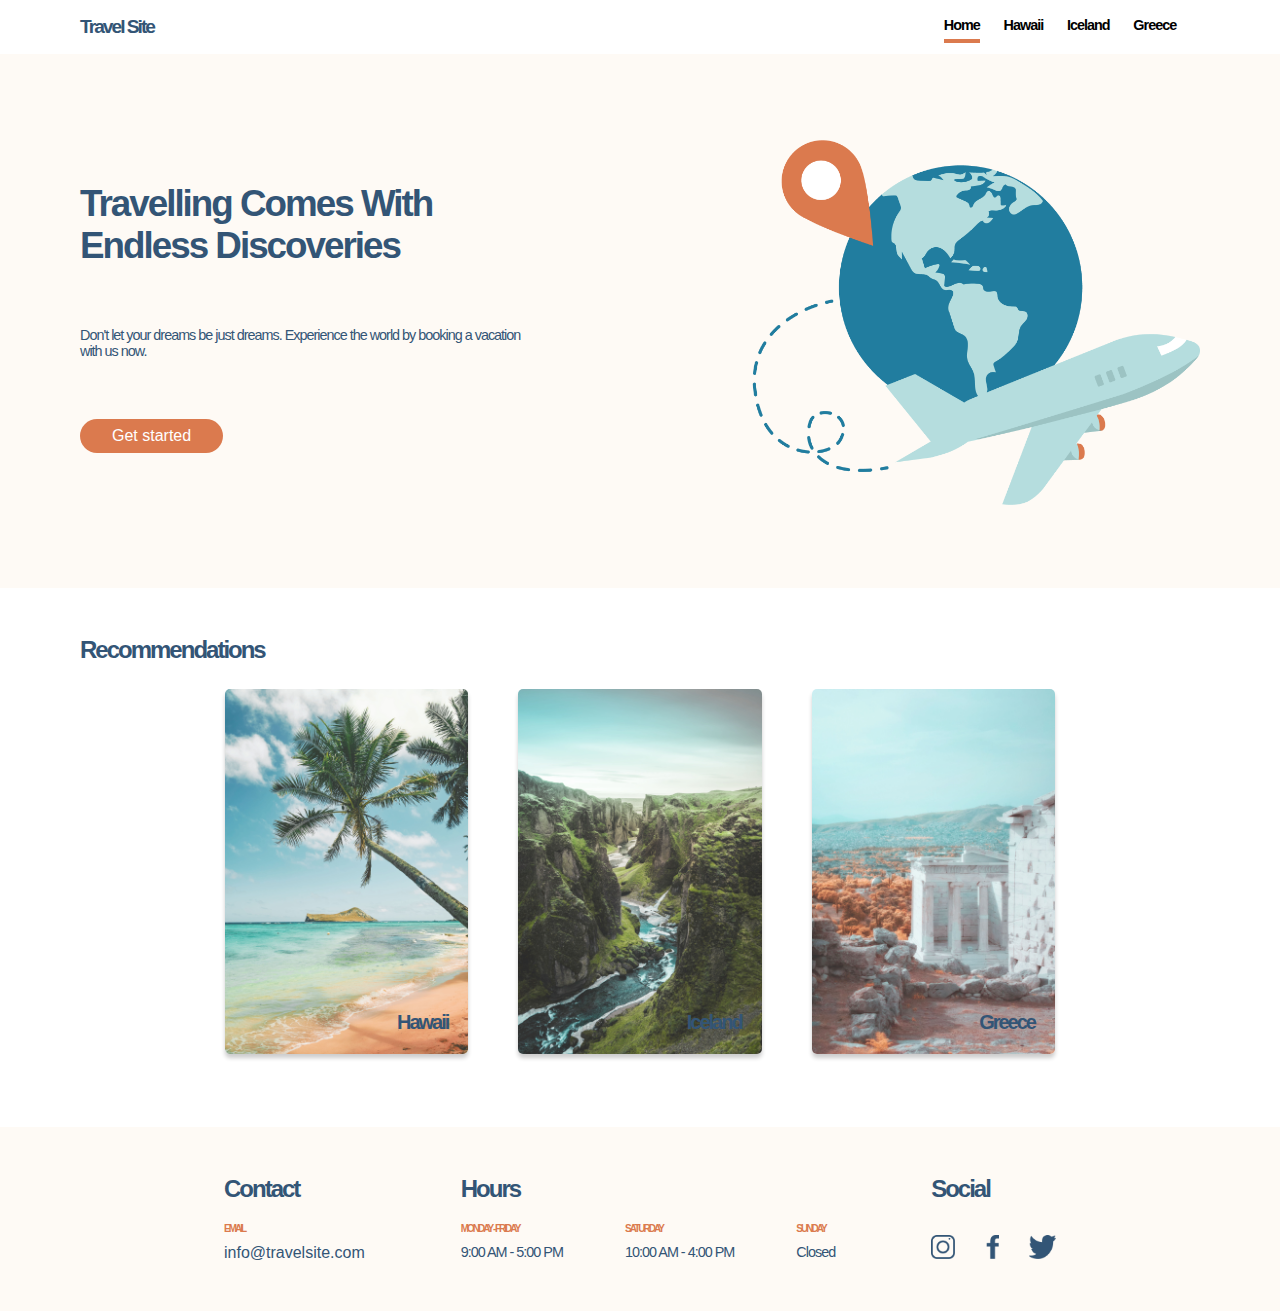
<file: index.html>
<!DOCTYPE html>
<html lang="en">
  <head>
    <meta charset="UTF-8" />
    <meta name="viewport" content="width=device-width, initial-scale=1.0" />
    <title>Travel Site</title>
    <link rel="stylesheet" href="css/main.css" />
    <link rel="stylesheet" href="css/global.css" />
  </head>
  <body>
    <header class="header">
      <h3 class="header__logo">Travel Site</h3>
      <nav class="header__nav">
        <ul class="header__links">
          <li class="header__list-item">
            <a class="header__link header__link--active" href="index.html"
              >Home</a
            >
          </li>
          <li class="header__list-item">
            <a class="header__link" href="pages/hawaii.html">Hawaii</a>
          </li>
          <li class="header__list-item">
            <a class="header__link" href="pages/iceland.html">Iceland</a>
          </li>
          <li class="header__list-item">
            <a class="header__link" href="pages/greece.html">Greece</a>
          </li>
        </ul>
      </nav>
    </header>
    <main>
      <section class="hero">
        <div class="hero__slogan">
          <h1>Travelling Comes With Endless Discoveries</h1>
          <p>
            Don't let your dreams be just dreams. Experience the world by
            booking a vacation with us now.
          </p>
          <a class="hero__cta-container" href="#">Get started</a>
        </div>
        <div class="hero__banner"></div>
      </section>
      <section class="destination">
        <h2 class="destination__heading">Recommendations</h2>
        <div class="destination__cards">
          <a class="destination__link" href="pages/hawaii.html">
            <div class="destination__card card">
              <img
                class="destination__img"
                src="assets/images/hawaii.jpg"
                alt="coconut tree at beach"
              />
              <h2 class="destination__country country">Hawaii</h2>
            </div></a
          >
          <a class="destination__link" href="pages/iceland.html"
            ><div class="destination__card card">
              <img
                class="destination__img"
                src="assets/images/iceland.jpg"
                alt="icelandic fjord"
              />
              <h2 class="destination__country country">Iceland</h2>
            </div></a
          >
          <a class="destination__link" href="pages/greece.html"
            ><div class="destination__card card">
              <img
                class="destination__img"
                src="assets/images/greece.jpg"
                alt="greek temple"
              />
              <h2 class="destination__country country">Greece</h2>
            </div></a
          >
        </div>
      </section>
    </main>
    <footer class="footer">
      <div class="footer__contact-section">
        <h2 class="footer__heading">Contact</h2>
        <h4 class="footer__sub-heading">EMAIL</h4>
        <a href="mailto:info@travelsite.com">info@travelsite.com</a>
      </div>
      <div class="footer__hours-section">
        <h2 class="footer__heading">Hours</h2>
        <div class="footer__hours-table">
          <div class="footer__day-hours">
            <h4 class="footer__sub-heading">MONDAY - FRIDAY</h4>
            <p>9:00 AM - 5:00 PM</p>
          </div>
          <div class="footer__day-hours">
            <h4 class="footer__sub-heading">SATURDAY</h4>
            <p>10:00 AM - 4:00 PM</p>
          </div>
          <div class="footer__day-hours">
            <h4 class="footer__sub-heading">SUNDAY</h4>
            <p>Closed</p>
          </div>
        </div>
      </div>
      <div class="footer__social-section">
        <h2 class="footer__heading">Social</h2>
        <div class="footer__social-icons">
          <a href="https://www.instagram.com/" target="_blank"
            ><img
              class="footer__social-icon"
              src="assets/icons/icon-instagram.png"
              alt="instagram"
          /></a>
          <a href="https://www.facebook.com/" target="_blank"
            ><img
              class="footer__social-icon"
              src="assets/icons/icon-facebook.png"
              alt="facebook"
          /></a>
          <a href="https://www.x.com/" target="_blank"
            ><img
              class="footer__social-icon"
              src="assets/icons/icon-twitter.png"
              alt="twitter"
          /></a>
        </div>
      </div>
    </footer>
  </body>
</html>
</file>
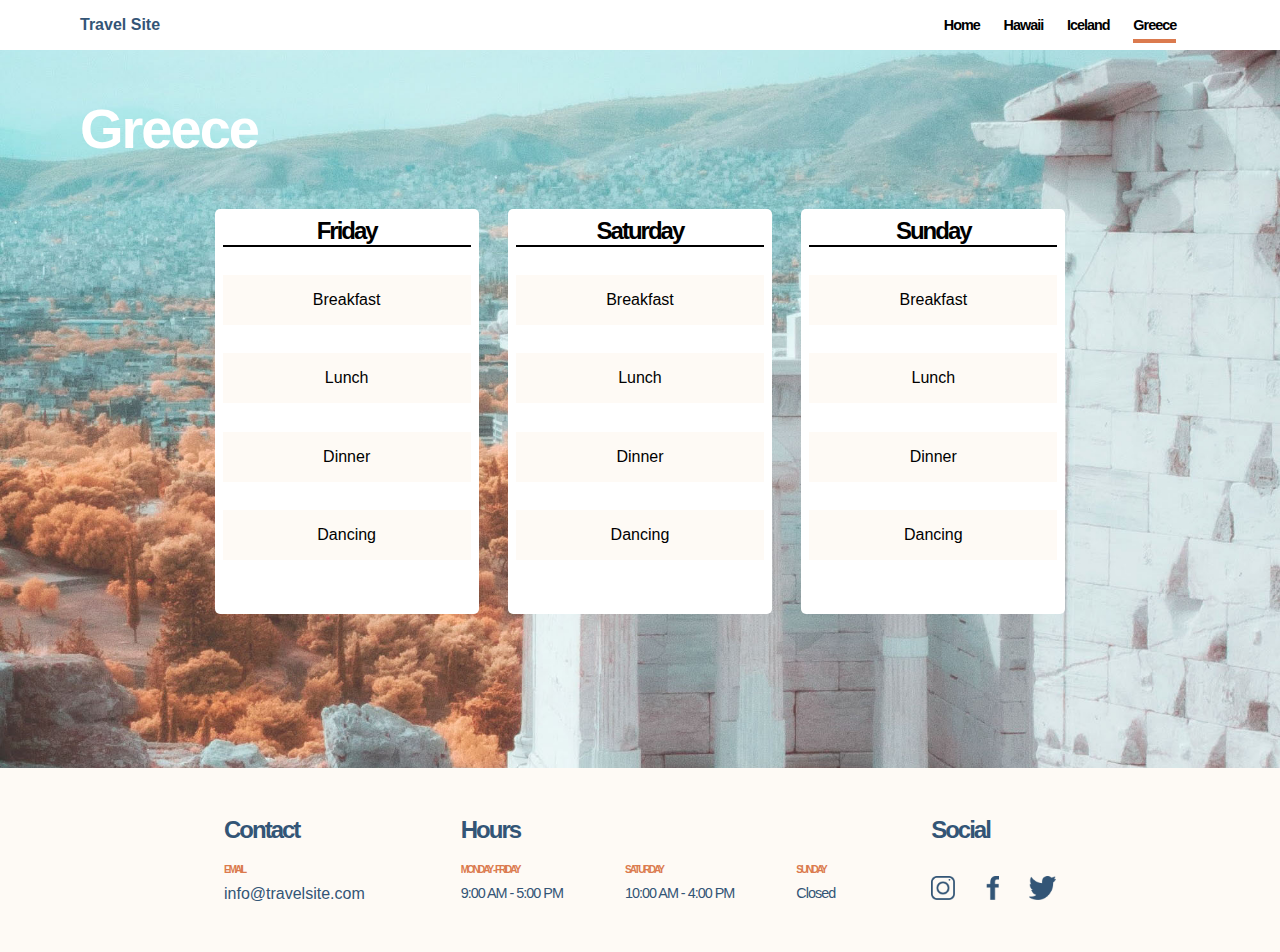
<file: pages/greece.html>
<!DOCTYPE html>
<html lang="en">
  <head>
    <meta charset="UTF-8" />
    <meta name="viewport" content="width=device-width, initial-scale=1.0" />
    <title>Travel Site - Greece</title>
    <link rel="stylesheet" href="../css/destinations.css" />
    <link rel="stylesheet" href="../css/global.css" />
  </head>
  <body>
    <header class="header">
      <a class="header__logo h3" href="../index.html">Travel Site</a>
      <nav class="header__nav">
        <ul class="header__links">
          <li class="header__list-item">
            <a class="header__link" href="../index.html">Home</a>
          </li>
          <li class="header__list-item">
            <a class="header__link" href="hawaii.html">Hawaii</a>
          </li>
          <li class="header__list-item">
            <a class="header__link" href="iceland.html">Iceland</a>
          </li>
          <li class="header__list-item">
            <a class="header__link header__link--active" href="greece.html"
              >Greece</a
            >
          </li>
        </ul>
      </nav>
    </header>
    <main>
      <div class="itinerary itinerary--greece">
        <h1 class="itinerary__country">Greece</h1>
        <div class="itinerary__cards">
          <div class="itinerary__card card">
            <h2 class="itinerary__title">Friday</h2>
            <ul class="itinerary__activities">
              <li class="itinerary__activity">Breakfast</li>
              <li class="itinerary__activity">Lunch</li>
              <li class="itinerary__activity">Dinner</li>
              <li class="itinerary__activity">Dancing</li>
            </ul>
          </div>
          <div class="itinerary__card card">
            <h2 class="itinerary__title">Saturday</h2>
            <ul class="itinerary__activities">
              <li class="itinerary__activity">Breakfast</li>
              <li class="itinerary__activity">Lunch</li>
              <li class="itinerary__activity">Dinner</li>
              <li class="itinerary__activity">Dancing</li>
            </ul>
          </div>
          <div class="itinerary__card card">
            <h2 class="itinerary__title">Sunday</h2>
            <ul class="itinerary__activities">
              <li class="itinerary__activity">Breakfast</li>
              <li class="itinerary__activity">Lunch</li>
              <li class="itinerary__activity">Dinner</li>
              <li class="itinerary__activity">Dancing</li>
            </ul>
          </div>
        </div>
      </div>
    </main>
    <footer class="footer">
      <div class="footer__contact-section">
        <h2 class="footer__heading">Contact</h2>
        <h4 class="footer__sub-heading">EMAIL</h4>
        <a href="mailto:info@travelsite.com">info@travelsite.com</a>
      </div>
      <div class="footer__hours-section">
        <h2 class="footer__heading">Hours</h2>
        <div class="footer__hours-table">
          <div>
            <h4 class="footer__sub-heading">MONDAY - FRIDAY</h4>
            <p>9:00 AM - 5:00 PM</p>
          </div>
          <div>
            <h4 class="footer__sub-heading">SATURDAY</h4>
            <p>10:00 AM - 4:00 PM</p>
          </div>
          <div>
            <h4 class="footer__sub-heading">SUNDAY</h4>
            <p>Closed</p>
          </div>
        </div>
      </div>
      <div class="footer__social-section">
        <h2 class="footer__heading">Social</h2>
        <div class="footer__social-icons">
          <a href="https://www.instagram.com/" target="_blank"
            ><img
              class="footer__social-icon"
              src="../assets/icons/icon-instagram.png"
              alt="instagram"
          /></a>
          <a href="https://www.facebook.com/" target="_blank"
            ><img
              class="footer__social-icon"
              src="../assets/icons/icon-facebook.png"
              alt="facebook"
          /></a>
          <a href="https://www.x.com/" target="_blank"
            ><img
              class="footer__social-icon"
              src="../assets/icons/icon-twitter.png"
              alt="twitter"
          /></a>
        </div>
      </div>
    </footer>
  </body>
</html>
</file>
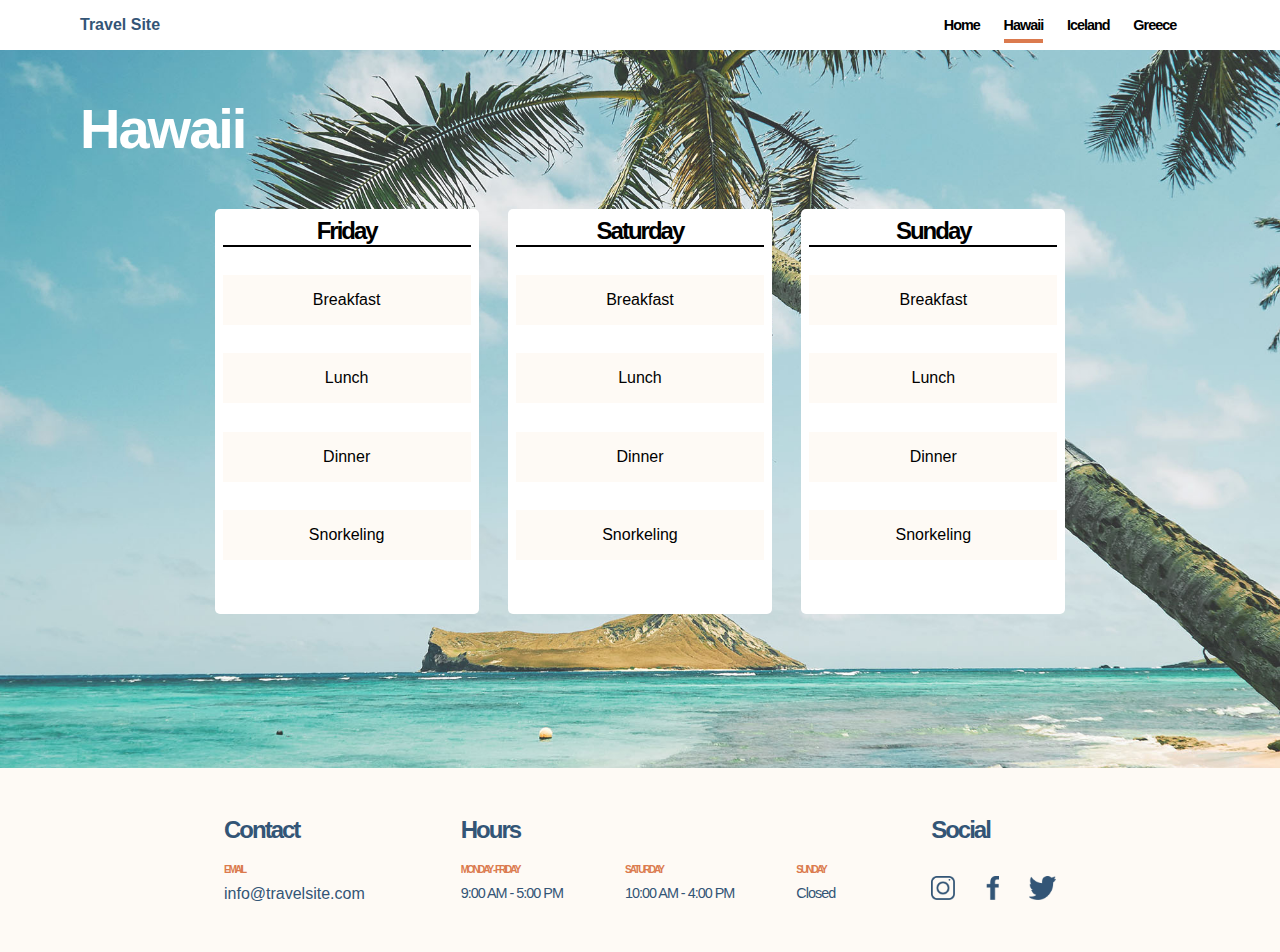
<file: pages/hawaii.html>
<!DOCTYPE html>
<html lang="en">
  <head>
    <meta charset="UTF-8" />
    <meta name="viewport" content="width=device-width, initial-scale=1.0" />
    <title>Travel Site - Hawaii</title>
    <link rel="stylesheet" href="../scss/destinations.css" />
  </head>
  <body>
    <header class="header">
      <a class="header__logo h3" href="../index.html">Travel Site</a>
      <nav class="header__nav">
        <ul class="header__links">
          <li class="header__list-item">
            <a class="header__link" href="../index.html">Home</a>
          </li>
          <li class="header__list-item">
            <a class="header__link header__link--active" href="hawaii.html"
              >Hawaii</a
            >
          </li>
          <li class="header__list-item">
            <a class="header__link" href="iceland.html">Iceland</a>
          </li>
          <li class="header__list-item">
            <a class="header__link" href="greece.html">Greece</a>
          </li>
        </ul>
      </nav>
    </header>
    <main>
      <div class="itinerary itinerary--hawaii">
        <h1 class="itinerary__country">Hawaii</h1>
        <div class="itinerary__cards">
          <div class="itinerary__card card">
            <h2 class="itinerary__title">Friday</h2>
            <ul class="itinerary__activities">
              <li class="itinerary__activity">Breakfast</li>
              <li class="itinerary__activity">Lunch</li>
              <li class="itinerary__activity">Dinner</li>
              <li class="itinerary__activity">Snorkeling</li>
            </ul>
          </div>
          <div class="itinerary__card card">
            <h2 class="itinerary__title">Saturday</h2>
            <ul class="itinerary__activities">
              <li class="itinerary__activity">Breakfast</li>
              <li class="itinerary__activity">Lunch</li>
              <li class="itinerary__activity">Dinner</li>
              <li class="itinerary__activity">Snorkeling</li>
            </ul>
          </div>
          <div class="itinerary__card card">
            <h2 class="itinerary__title">Sunday</h2>
            <ul class="itinerary__activities">
              <li class="itinerary__activity">Breakfast</li>
              <li class="itinerary__activity">Lunch</li>
              <li class="itinerary__activity">Dinner</li>
              <li class="itinerary__activity">Snorkeling</li>
            </ul>
          </div>
        </div>
      </div>
    </main>
    <footer class="footer">
      <div class="footer__contact-section">
        <h2 class="footer__heading">Contact</h2>
        <h4 class="footer__sub-heading">EMAIL</h4>
        <a href="mailto:info@travelsite.com">info@travelsite.com</a>
      </div>
      <div class="footer__hours-section">
        <h2 class="footer__heading">Hours</h2>
        <div class="footer__hours-table">
          <div>
            <h4 class="footer__sub-heading">MONDAY - FRIDAY</h4>
            <p>9:00 AM - 5:00 PM</p>
          </div>
          <div>
            <h4 class="footer__sub-heading">SATURDAY</h4>
            <p>10:00 AM - 4:00 PM</p>
          </div>
          <div>
            <h4 class="footer__sub-heading">SUNDAY</h4>
            <p>Closed</p>
          </div>
        </div>
      </div>
      <div class="footer__social-section">
        <h2 class="footer__heading">Social</h2>
        <div class="footer__social-icons">
          <a href="https://www.instagram.com/" target="_blank"
            ><img
              class="footer__social-icon"
              src="../assets/icons/icon-instagram.png"
              alt="instagram"
          /></a>
          <a href="https://www.facebook.com/" target="_blank"
            ><img
              class="footer__social-icon"
              src="../assets/icons/icon-facebook.png"
              alt="facebook"
          /></a>
          <a href="https://www.x.com/" target="_blank"
            ><img
              class="footer__social-icon"
              src="../assets/icons/icon-twitter.png"
              alt="twitter"
          /></a>
        </div>
      </div>
    </footer>
  </body>
</html>
</file>
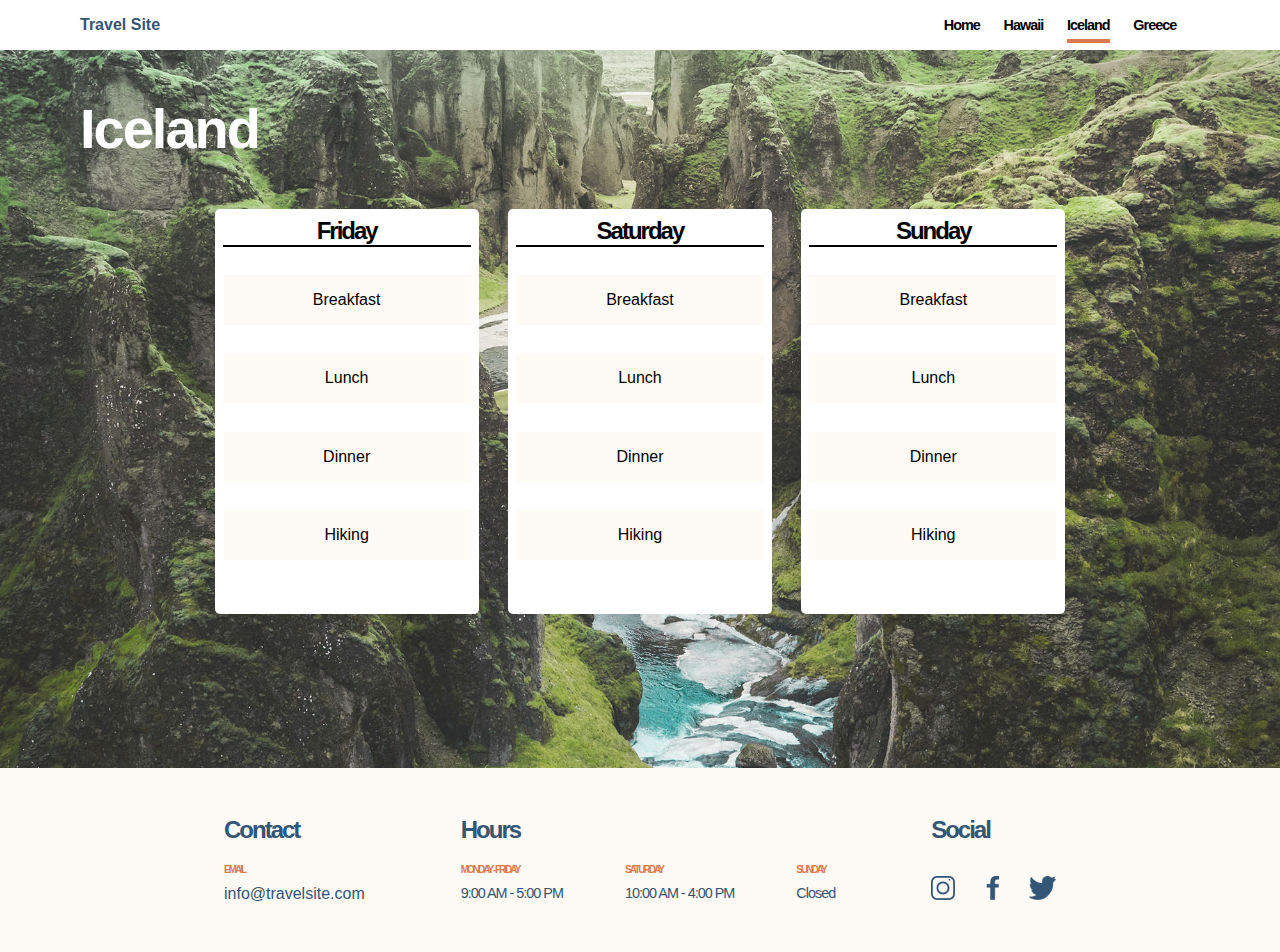
<file: pages/iceland.html>
<!DOCTYPE html>
<html lang="en">
  <head>
    <meta charset="UTF-8" />
    <meta name="viewport" content="width=device-width, initial-scale=1.0" />
    <title>Travel Site - Iceland</title>
    <link rel="stylesheet" href="../scss/destinations.css" />
  </head>
  <body>
    <header class="header">
      <a class="header__logo h3" href="../index.html">Travel Site</a>
      <nav class="header__nav">
        <ul class="header__links">
          <li class="header__list-item">
            <a class="header__link" href="../index.html">Home</a>
          </li>
          <li class="header__list-item">
            <a class="header__link" href="hawaii.html">Hawaii</a>
          </li>
          <li class="header__list-item">
            <a class="header__link header__link--active" href="iceland.html"
              >Iceland</a
            >
          </li>
          <li class="header__list-item">
            <a class="header__link" href="greece.html">Greece</a>
          </li>
        </ul>
      </nav>
    </header>
    <main>
      <div class="itinerary itinerary--iceland">
        <h1 class="itinerary__country">Iceland</h1>
        <div class="itinerary__cards">
          <div class="itinerary__card card">
            <h2 class="itinerary__title">Friday</h2>
            <ul class="itinerary__activities">
              <li class="itinerary__activity">Breakfast</li>
              <li class="itinerary__activity">Lunch</li>
              <li class="itinerary__activity">Dinner</li>
              <li class="itinerary__activity">Hiking</li>
            </ul>
          </div>
          <div class="itinerary__card card">
            <h2 class="itinerary__title">Saturday</h2>
            <ul class="itinerary__activities">
              <li class="itinerary__activity">Breakfast</li>
              <li class="itinerary__activity">Lunch</li>
              <li class="itinerary__activity">Dinner</li>
              <li class="itinerary__activity">Hiking</li>
            </ul>
          </div>
          <div class="itinerary__card card">
            <h2 class="itinerary__title">Sunday</h2>
            <ul class="itinerary__activities">
              <li class="itinerary__activity">Breakfast</li>
              <li class="itinerary__activity">Lunch</li>
              <li class="itinerary__activity">Dinner</li>
              <li class="itinerary__activity">Hiking</li>
            </ul>
          </div>
        </div>
      </div>
    </main>
    <footer class="footer">
      <div class="footer__contact-section">
        <h2 class="footer__heading">Contact</h2>
        <h4 class="footer__sub-heading">EMAIL</h4>
        <a href="mailto:info@travelsite.com">info@travelsite.com</a>
      </div>
      <div class="footer__hours-section">
        <h2 class="footer__heading">Hours</h2>
        <div class="footer__hours-table">
          <div>
            <h4 class="footer__sub-heading">MONDAY - FRIDAY</h4>
            <p>9:00 AM - 5:00 PM</p>
          </div>
          <div>
            <h4 class="footer__sub-heading">SATURDAY</h4>
            <p>10:00 AM - 4:00 PM</p>
          </div>
          <div>
            <h4 class="footer__sub-heading">SUNDAY</h4>
            <p>Closed</p>
          </div>
        </div>
      </div>
      <div class="footer__social-section">
        <h2 class="footer__heading">Social</h2>
        <div class="footer__social-icons">
          <a href="https://www.instagram.com/" target="_blank"
            ><img
              class="footer__social-icon"
              src="../assets/icons/icon-instagram.png"
              alt="instagram"
          /></a>
          <a href="https://www.facebook.com/" target="_blank"
            ><img
              class="footer__social-icon"
              src="../assets/icons/icon-facebook.png"
              alt="facebook"
          /></a>
          <a href="https://www.x.com/" target="_blank"
            ><img
              class="footer__social-icon"
              src="../assets/icons/icon-twitter.png"
              alt="twitter"
          /></a>
        </div>
      </div>
    </footer>
  </body>
</html>
</file>
<file: css/main.css>
.hero {
  background: #fefaf5;
  display: flex;
  justify-content: space-between;
  padding: 0 5rem;
  align-items: center;
  height: 60vh;
}
.hero__slogan {
  color: #335576;
  text-align: left;
  max-width: 40%;
  display: flex;
  flex-direction: column;
  justify-content: space-between;
  height: 50%;
}
.hero__cta-container {
  background: #db7a4e;
  display: inline-block;
  padding: 0.5rem 2rem;
  color: #fff;
  text-decoration: none;
  border-radius: 20px;
  text-align: center;
  width: -moz-fit-content;
  width: fit-content;
}
.hero__banner {
  background: url("../assets/images/hero.png") no-repeat center;
  background-size: contain;
  background-origin: content-box;
  width: 40%;
  height: 100%;
  padding: 4rem 0;
}

.destination__heading {
  margin: 3rem 0 0 5rem;
}
.destination__cards {
  display: flex;
  justify-content: center;
  padding: 0 12.5rem 3rem;
}
.destination__card {
  position: relative;
  overflow: hidden;
  box-shadow: 0 0.25rem 0.25rem rgba(0, 0, 0, 0.2);
  display: grid;
  transition: transform 0.3s ease;
}
.destination__card:hover {
  transform: translateY(-5px);
}
.destination__link {
  margin: 1.563rem;
}
.destination__img {
  max-width: 100%;
}
.destination__country {
  position: absolute;
  bottom: 0;
  right: 0;
  padding: 1.25rem;
  font-size: 1.25rem;
}/*# sourceMappingURL=main.css.map */
</file>
<file: css/global.css>
* {
  margin: 0;
  padding: 0;
  box-sizing: border-box;
}

body {
  font-family: Verdana, sans-serif;
  color: #335576;
}

a {
  text-decoration: none;
  color: #335576;
}

h1,
h2,
h3,
h4 {
  letter-spacing: -2px;
}

h4 {
  color: #db7a4e;
  font-size: 0.625rem;
}

p {
  font-size: 0.9rem;
  letter-spacing: -1px;
}

h3 {
  font-size: 1.2rem;
}

h2 {
  font-size: 1.5rem;
}

h1 {
  font-size: 2.3rem;
}

.card {
  border-radius: 0.313rem;
}

.header {
  background-color: #fff;
  position: fixed;
  top: 0;
  width: 100%;
  z-index: 1;
  padding: 1rem 5rem;
  display: flex;
  justify-content: space-between;
  margin: auto;
}
.header__logo {
  font-weight: 900;
}
.header__nav {
  width: 25%;
}
.header__links {
  display: flex;
  flex-wrap: nowrap;
  justify-content: space-evenly;
}
.header__list-item {
  list-style: none;
}
.header__link {
  color: #000;
  font-weight: bold;
  font-size: 0.9rem;
  letter-spacing: -1px;
}
.header__link--active {
  padding-bottom: 0.4rem;
  border-bottom: 4px solid #db7a4e;
}
.header__link:hover {
  padding-bottom: 0.4rem;
  border-bottom: 4px solid #db7a4e;
}
ul:has(.header__link:hover) .header__link--active {
  border-bottom: none;
}

main {
  margin-top: 3rem;
}

.footer {
  padding: 3rem 14rem;
  background-color: #fefaf5;
  display: flex;
  justify-content: space-between;
  /* distribute space between each section */
}
.footer__heading {
  padding-bottom: 20px;
}
.footer__sub-heading {
  padding-bottom: 10px;
}
.footer__hours-table {
  display: flex;
  justify-content: space-between;
}
.footer__hours-section {
  width: 45%;
}
.footer__social-section {
  width: 15%;
}
.footer__social-icons {
  display: flex;
  justify-content: space-between;
  align-items: flex-end;
  height: 2.5rem;
}
.footer__social-icon {
  height: 1.5rem;
}/*# sourceMappingURL=global.css.map */
</file>
<file: css/destinations.css>
.itinerary {
  background-repeat: no-repeat;
  background-position: center;
  background-size: cover;
  height: 80vh;
}
.itinerary--greece {
  background-image: url("../assets/images/greece.jpg");
}
.itinerary--iceland {
  background-image: url("../assets/images/iceland.jpg");
}
.itinerary--hawaii {
  background-image: url("../assets/images/hawaii.jpg");
}
.itinerary__country {
  padding: 3rem 0 3rem 5rem;
  color: #fff;
  font-size: 3.5rem;
}
.itinerary__cards {
  display: flex;
  justify-content: space-between;
  padding: 0 12.5rem 3rem;
}
.itinerary__card {
  background-color: #fff;
  width: 30%;
  padding: 0.5rem 0.5rem 3.5rem 0.5rem;
  text-align: center;
  height: 45vh;
  margin: auto;
}
.itinerary__title {
  color: #000;
  border-bottom: 2px solid #000;
}
.itinerary__activities {
  display: flex;
  flex-direction: column;
  flex-wrap: nowrap;
  justify-content: space-evenly;
  height: 100%;
}
.itinerary__activity {
  list-style: none;
  color: #000;
  padding: 1rem 0;
  background-color: #fefaf5;
}/*# sourceMappingURL=destinations.css.map */
</file>
<file: scss/destinations.css>
* {
  margin: 0;
  padding: 0;
  box-sizing: border-box;
}

body {
  font-family: Verdana, sans-serif;
  color: #335576;
}

a {
  text-decoration: none;
  color: #335576;
}

h1,
h2,
h3,
h4 {
  letter-spacing: -2px;
}

h4 {
  color: #db7a4e;
  font-size: 0.625rem;
}

p {
  font-size: 0.9rem;
  letter-spacing: -1px;
}

h3 {
  font-size: 1.2rem;
}

h2 {
  font-size: 1.5rem;
}

h1 {
  font-size: 2.3rem;
}

.card {
  border-radius: 0.313rem;
}

.header {
  background-color: #fff;
  position: fixed;
  top: 0;
  width: 100%;
  z-index: 1;
  padding: 1rem 5rem;
  display: flex;
  justify-content: space-between;
  margin: auto;
}
.header__logo {
  font-weight: 900;
}
.header__nav {
  width: 25%;
}
.header__links {
  display: flex;
  flex-wrap: nowrap;
  justify-content: space-evenly;
}
.header__list-item {
  list-style: none;
}
.header__link {
  color: #000;
  font-weight: bold;
  font-size: 0.9rem;
  letter-spacing: -1px;
}
.header__link--active {
  padding-bottom: 0.4rem;
  border-bottom: 4px solid #db7a4e;
}
.header__link:hover {
  padding-bottom: 0.4rem;
  border-bottom: 4px solid #db7a4e;
}
ul:has(.header__link:hover) .header__link--active {
  border-bottom: none;
}

main {
  margin-top: 3rem;
}

.footer {
  padding: 3rem 14rem;
  background-color: #fefaf5;
  display: flex;
  justify-content: space-between;
  /* distribute space between each section */
}
.footer__heading {
  padding-bottom: 20px;
}
.footer__sub-heading {
  padding-bottom: 10px;
}
.footer__hours-table {
  display: flex;
  justify-content: space-between;
}
.footer__hours-section {
  width: 45%;
}
.footer__social-section {
  width: 15%;
}
.footer__social-icons {
  display: flex;
  justify-content: space-between;
  align-items: flex-end;
  height: 2.5rem;
}
.footer__social-icon {
  height: 1.5rem;
}

.itinerary {
  background-repeat: no-repeat;
  background-position: center;
  background-size: cover;
  height: 80vh;
}
.itinerary--greece {
  background-image: url("../assets/images/greece.jpg");
}
.itinerary--iceland {
  background-image: url("../assets/images/iceland.jpg");
}
.itinerary--hawaii {
  background-image: url("../assets/images/hawaii.jpg");
}
.itinerary__country {
  padding: 3rem 0 3rem 5rem;
  color: #fff;
  font-size: 3.5rem;
}
.itinerary__cards {
  display: flex;
  justify-content: space-between;
  padding: 0 12.5rem 3rem;
}
.itinerary__card {
  background-color: #fff;
  width: 30%;
  padding: 0.5rem 0.5rem 3.5rem 0.5rem;
  text-align: center;
  height: 45vh;
  margin: auto;
}
.itinerary__title {
  color: #000;
  border-bottom: 2px solid #000;
}
.itinerary__activities {
  display: flex;
  flex-direction: column;
  flex-wrap: nowrap;
  justify-content: space-evenly;
  height: 100%;
}
.itinerary__activity {
  list-style: none;
  color: #000;
  padding: 1rem 0;
  background-color: #fefaf5;
}/*# sourceMappingURL=destinations.css.map */
</file>
